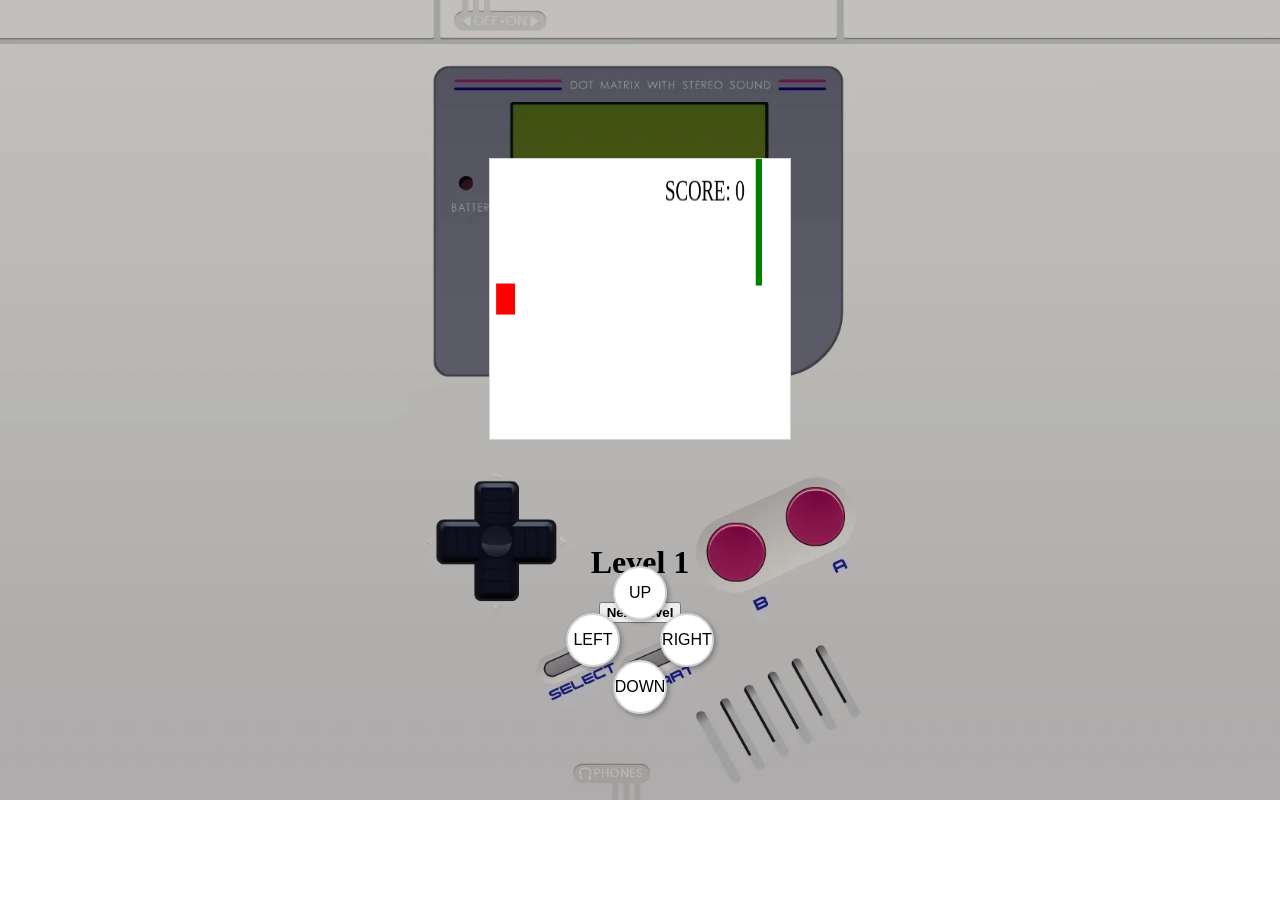
<file: interactive quiz/level1.html>
<!DOCTYPE html>
<html>
<head>
<title>Flappy box</title>
<meta name="viewport" content="width=device-width, initial-scale=1.0"/>
<style>
body {
    text-align: center;
    background-image: url('images/gameboy.jpg');
    background-repeat: no-repeat;
    background-size: cover;
}

canvas {
    border: 1px solid #d3d3d3;
    margin: 150px auto 0;
    background-color: white;
    width: 300px;
    height: 280px; 
}

h1 {
    margin-top: 100px;
}

.button-wrapper {
    font-family:'Franklin Gothic Medium', 'Arial Narrow', Arial, sans-serif;
    display: flex;
    justify-content: center;
    align-items: center;
    position: absolute;
    top: calc(60% + 100px);
    left: 50%;
    transform: translate(-60%, -60%);

}

.button {
    width: 50px;
    height: 50px;
    margin: 30px;
    border-radius: 50%;
    background-color: white;
    border: 2px solid #d3d3d3;
    box-shadow: 2px 2px 5px rgba(0,0,0,0.3);
    display: flex;
    justify-content: center;
    align-items: center;
}

.down-button {
  position: absolute;
  top: -10px;
}

.right-button {
  position: absolute;
  left: -10px;
}

.up-button {
  position: absolute;
  bottom: -10px;
}

.left-button {
  position: absolute;
  right: -10px;
}

</style>
</head>
<body onload="startGame()">

    <h1>Level 1</h1>
    <a href="http://127.0.0.1:5500/level2.html">
        <button class="block"><b>Next Level</b></button>
    </a>
    
<script>

var myGamePiece;
var myObstacles = [];
var myScore;

function startGame() {
    myGamePiece = new component(30, 30, "red", 10, 120);
    myScore = new component("30px", "Consolas", "black", 280, 40, "text");
    myGameArea.start();
}

var myGameArea = {
    canvas : document.createElement("canvas"),
    start : function() {
        this.canvas.width = 480;
        this.canvas.height = 270;
        this.context = this.canvas.getContext("2d");
        document.body.insertBefore(this.canvas, document.body.childNodes[0]);
        this.frameNo = 0;
        this.interval = setInterval(updateGameArea, 20);
        },
    clear : function() {
        this.context.clearRect(0, 0, this.canvas.width, this.canvas.height);
    },
    stop : function() {
        clearInterval(this.interval);
    }
}

function component(width, height, color, x, y, type) {
    this.type = type;
    this.width = width;
    this.height = height;
    this.speedX = 0;
    this.speedY = 0;    
    this.x = x;
    this.y = y;    
    this.update = function() {
        ctx = myGameArea.context;
        if (this.type == "text") {
            ctx.font = this.width + " " + this.height;
            ctx.fillStyle = color;
            ctx.fillText(this.text, this.x, this.y);
        } else {
            ctx.fillStyle = color;
            ctx.fillRect(this.x, this.y, this.width, this.height);
        }
    }
    this.newPos = function() {
        this.x += this.speedX;
        this.y += this.speedY;        
    }
    this.crashWith = function(otherobj) {
        var myleft = this.x;
        var myright = this.x + (this.width);
        var mytop = this.y;
        var mybottom = this.y + (this.height);
        var otherleft = otherobj.x;
        var otherright = otherobj.x + (otherobj.width);
        var othertop = otherobj.y;
        var otherbottom = otherobj.y + (otherobj.height);
        var crash = true;
        if ((mybottom < othertop) || (mytop > otherbottom) || (myright < otherleft) || (myleft > otherright)) {
            crash = false;
        }
        return crash;
    }
}

myGameArea.score = 0; // initialize the score before the game starts

function updateGameArea() {
    var x, height, gap, minHeight, maxHeight, minGap, maxGap;
    for (i = 0; i < myObstacles.length; i += 1) {
        if (myGamePiece.crashWith(myObstacles[i])) {
            myGameArea.stop();
            return;
        } 
    }
    myGameArea.clear();
    myGameArea.frameNo += 1;
    if (myGameArea.frameNo == 1 || everyinterval(150)) {
        x = myGameArea.canvas.width;
        minHeight = 20;
        maxHeight = 200;
        height = Math.floor(Math.random()*(maxHeight-minHeight+1)+minHeight);
        minGap = 50;
        maxGap = 200;
        gap = Math.floor(Math.random()*(maxGap-minGap+1)+minGap);
        myObstacles.push(new component(10, height, "green", x, 0));
        myObstacles.push(new component(10, x - height - gap, "green", x, height + gap));
    }
    for (i = 0; i < myObstacles.length; i += 1) {
        myObstacles[i].speedX = -1;
        myObstacles[i].newPos();
        myObstacles[i].update();
        if (myGamePiece.x >= myObstacles[i].x && myGamePiece.x <= myObstacles[i].x + myObstacles[i].width && 
            (myGamePiece.y <= 0 || myGamePiece.y >= myObstacles[i].y + myObstacles[i].height)) {
            myGameArea.score += 1;
        }
    }
    if (myGameArea.score >= 10) {
        // display message to indicate level completion and stop the game
        myGameArea.stop();
        alert("Congratulations, you've completed the level!");
        return;
    }
    myScore.text="SCORE: " + (isNaN(myGameArea.score) ? 0 : myGameArea.score);
    myScore.update();
    myGamePiece.newPos();    
    myGamePiece.update();
}



function everyinterval(n) {
    if ((myGameArea.frameNo / n) % 1 == 0) {return true;}
    return false;
}

function moveup() {
    myGamePiece.speedY = -1; 
}

function movedown() {
    myGamePiece.speedY = 1; 
}

function moveleft() {
    myGamePiece.speedX = -1; 
}

function moveright() {
    myGamePiece.speedX = 1; 
}

function clearmove() {
    myGamePiece.speedX = 0; 
    myGamePiece.speedY = 0; 
}

</script>
<div class="button-wrapper"></div>
<div class="button-wrapper"></div>
    <div class="button-wrapper">
        <div class="button up-button"onmousedown="moveup()" onmouseup="clearmove()">UP</div>
        <div class="button left-button"onmousedown="moveleft()" onmouseup="clearmove()">LEFT</div>
        <div class="button right-button"onmousedown="moveright()" onmouseup="clearmove()">RIGHT</div>
        <div class="button down-button"onmousedown="movedown()" onmouseup="clearmove()">DOWN</div>
    </div>
  </div>
</body>
</html>
</file>
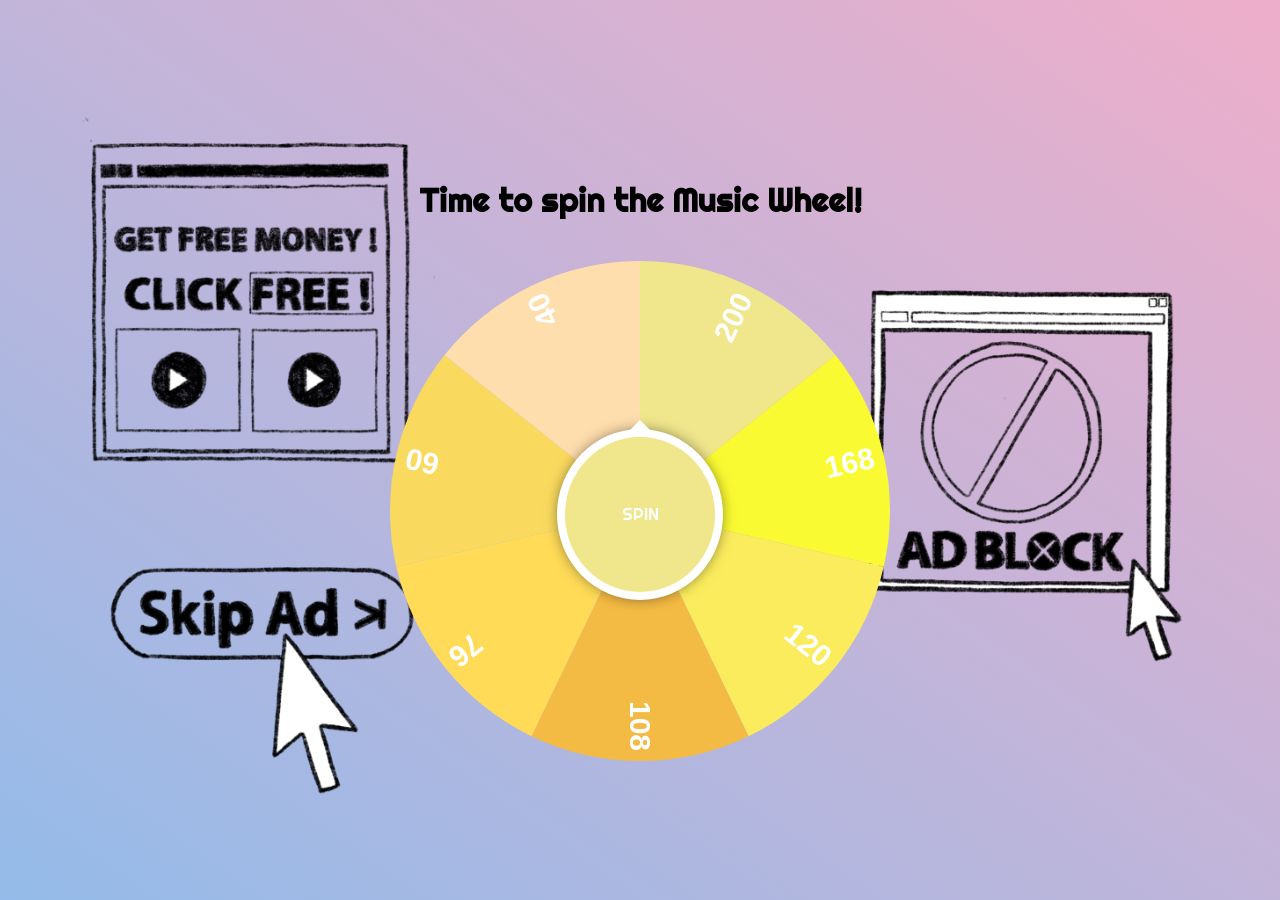
<file: wheel-of-fortune-2/wheel.html>
<!DOCTYPE html>
<html>
  <head>
    <title>Music Divination</title>
    <meta charset="UTF-8" />
    <script defer src="src/wheel.js"></script>
    <link rel="stylesheet" href="src/styles.css" />
    <link rel="preconnect" href="https://fonts.googleapis.com">
<link rel="preconnect" href="https://fonts.gstatic.com" crossorigin>
<link href="https://fonts.googleapis.com/css2?family=Righteous&display=swap" rel="stylesheet">
<link rel="stylesheet" href="https://cdnjs.cloudflare.com/ajax/libs/font-awesome/5.15.3/css/all.min.css" />
<style>
  body {
    background-image: url(images/ads.png);
    background-size: contain;
    background-repeat: no-repeat;
    background-position: center;
    min-height: 100vh;
    overflow: hidden;
  }
  </style>

  </head>

  <body>
    <div id="wheelOfFortune">
      <h1>Time to spin the Music Wheel!</h1>
      <canvas id="wheel" width="500" height="500"></canvas>
      <div id="spin">SPIN</div>
    </div>


  </body>
  
</html>
</file>
<file: wheel-of-fortune-2/src/styles.css>
html, body{
  margin: 0px;
  background-image: linear-gradient(to bottom left, #eeaeca, #94bbe9 );
}

* {
  margin: 0;
  padding: 0;
  box-sizing: border-box;
}

h1{
  color: #000000;
  font-family: 'Righteous', sans-serif;
  margin: 40px auto;
  text-align: center;
}

body {
  height: 100vh;
  display: grid;
  place-items: center;
}

.phone {
  text-align: center;
  margin-top: 150px;
  }
  .phone_image {
    width: 50%;
  }


#wheelOfFortune {
  display: inline-block;
  position: relative;
  overflow: hidden;
}

#wheel {
  display: block;
}

#spin {
  font-family: 'Righteous', sans-serif;
  user-select: none;
  cursor: pointer;
  display: flex;
  justify-content: center;
  align-items: center;
  position: absolute;
  top: 60%;
  left: 50%;
  width: 30%;
  height: 25%;
  margin: -15%;
  background: #fff;
  color: #fff;
  box-shadow: 0 0 0 8px currentColor, 0 0px 15px 5px rgba(0, 0, 0, 0.6);
  border-radius: 50%;
  transition: 0.8s;
}

#spin::after {
  content: '';
  position: absolute;
  top: -17px;
  border: 10px solid transparent;
  border-bottom-color: currentColor;
  border-top: none;
}

.btn-warning {
  background-color: #ffc107;
  color: #fff;
  text-decoration: none;
  padding: 10px 20px;
  border-radius: 5px;
  font-size: 18px;
  font-weight: bold;
}

.btn-warning:hover {
  background-color: #e0a800;
  color: #fff;
}

body {
  background-image: url(volume-off-solid.svg);
}

.phone {
  position: absolute;
  top: 50%;
  left: 50%;
  transform: translate(-50%, -50%);
  z-index: 9999; /* bring the image to the front */
}

.phone_image {
  max-width: 100%;
  height: auto;
}

.btn {
  z-index: 20;
}

.player {
  text-align: center;
  margin-top: 150px;
  }
  .player_image {
  height: 70vh;
  }
</file>
